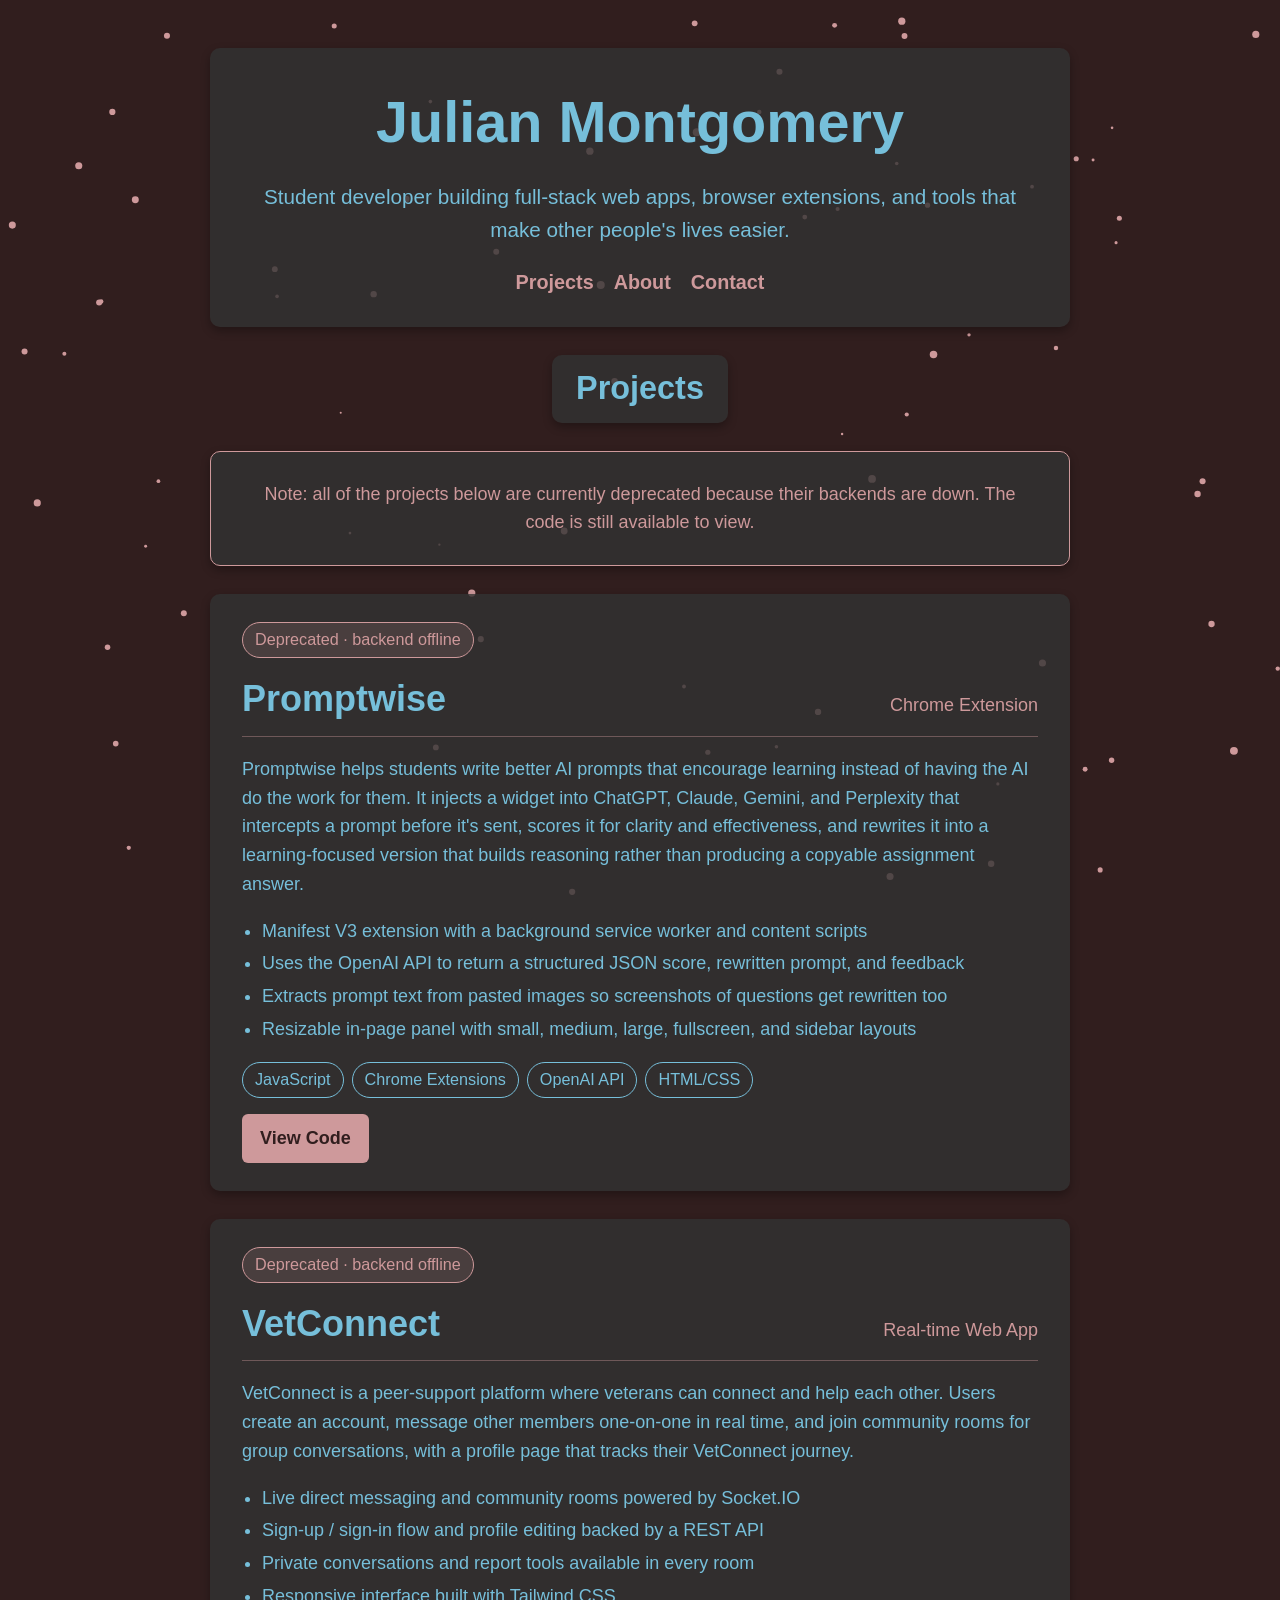
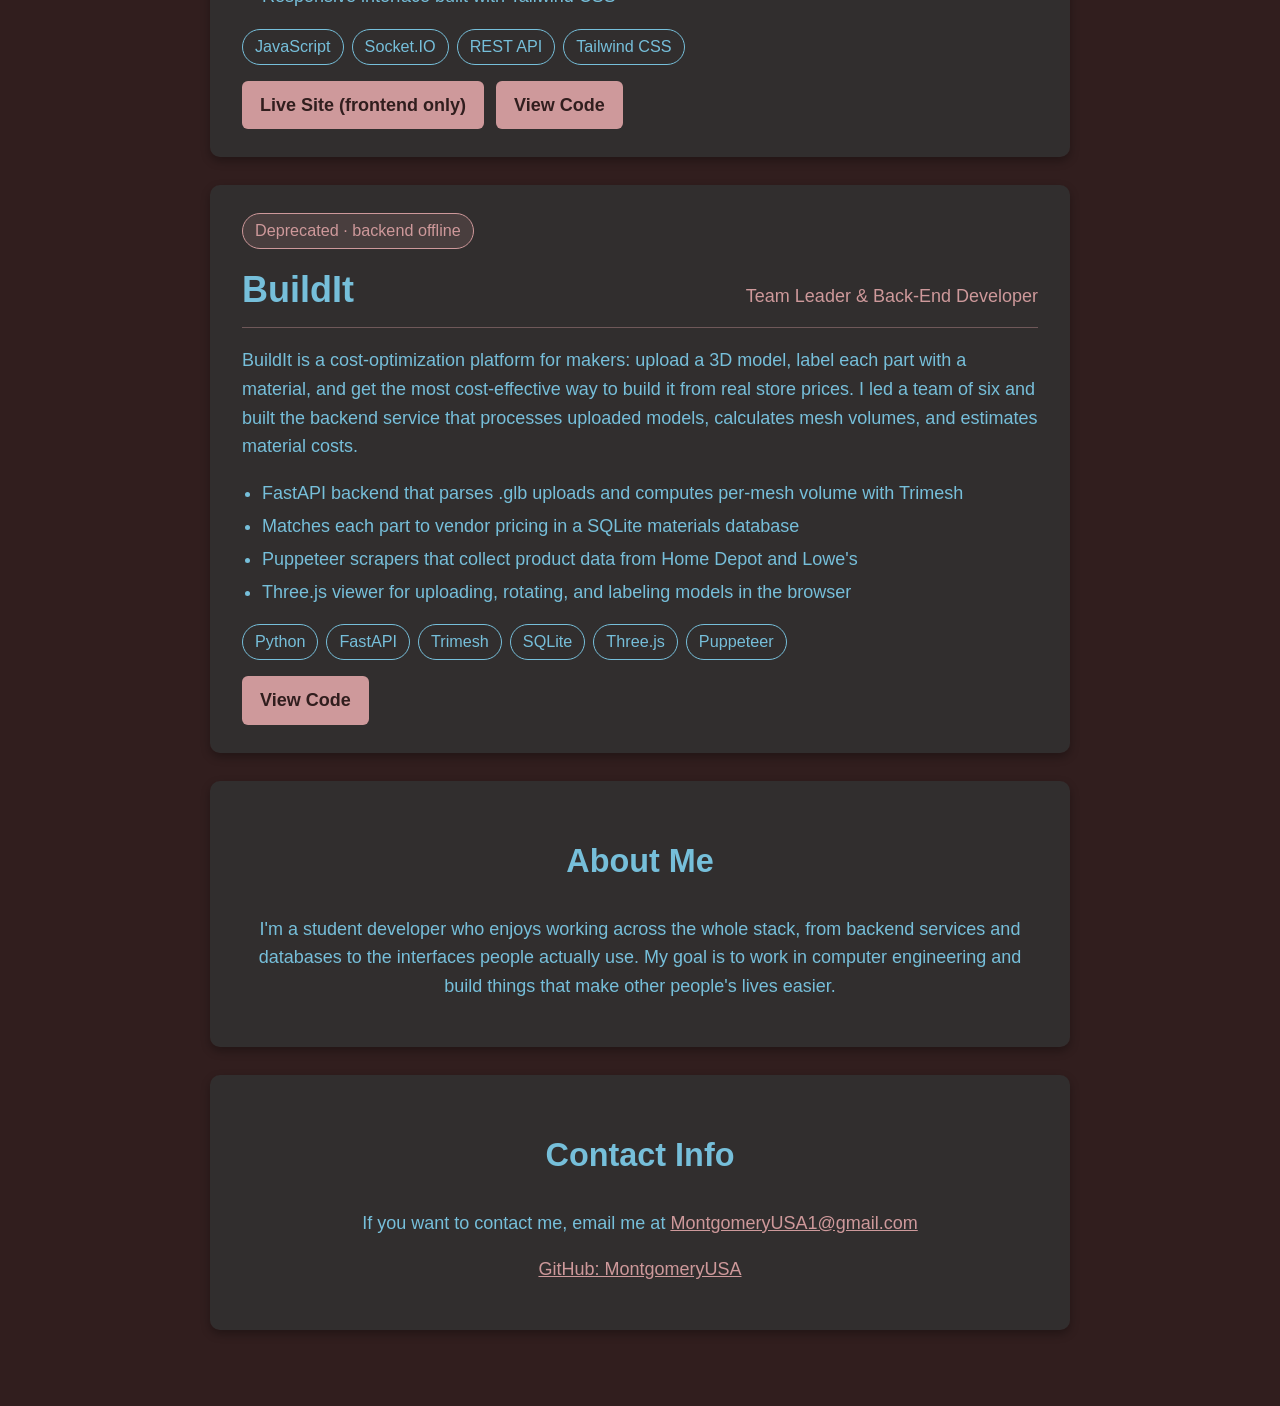
<file: index.html>
<!DOCTYPE html>
<html lang="en">
  <head>
    <meta charset="UTF-8">
    <meta name="viewport" content="width=device-width, initial-scale=1.0">
    <title>Julian Montgomery | Portfolio</title>
    <link rel="stylesheet" href="styles.css?v=2">
  </head>
  <body>
    <div id="background-effect"></div>

    <header class="content-box hero">
      <h1>Julian Montgomery</h1>
      <p class="tagline">Student developer building full-stack web apps, browser extensions, and tools that make other people's lives easier.</p>
      <nav>
        <a href="#projects">Projects</a>
        <a href="#about">About</a>
        <a href="#contact">Contact</a>
      </nav>
    </header>

    <main>
      <section id="projects">
        <h2 class="section-title">Projects</h2>
        <p class="content-box notice">Note: all of the projects below are currently deprecated because their backends are down. The code is still available to view.</p>

        <article class="content-box project">
          <span class="status">Deprecated &middot; backend offline</span>
          <div class="project-header">
            <h3>Promptwise</h3>
            <span class="role">Chrome Extension</span>
          </div>
          <p>
            Promptwise helps students write better AI prompts that encourage learning instead of
            having the AI do the work for them. It injects a widget into ChatGPT, Claude, Gemini,
            and Perplexity that intercepts a prompt before it's sent, scores it for clarity and
            effectiveness, and rewrites it into a learning-focused version that builds reasoning
            rather than producing a copyable assignment answer.
          </p>
          <ul class="highlights">
            <li>Manifest V3 extension with a background service worker and content scripts</li>
            <li>Uses the OpenAI API to return a structured JSON score, rewritten prompt, and feedback</li>
            <li>Extracts prompt text from pasted images so screenshots of questions get rewritten too</li>
            <li>Resizable in-page panel with small, medium, large, fullscreen, and sidebar layouts</li>
          </ul>
          <div class="tags">
            <span>JavaScript</span><span>Chrome Extensions</span><span>OpenAI API</span><span>HTML/CSS</span>
          </div>
          <div class="links">
            <a href="https://github.com/MontgomeryUSA/PW2" target="_blank" rel="noopener">View Code</a>
          </div>
        </article>

        <article class="content-box project">
          <span class="status">Deprecated &middot; backend offline</span>
          <div class="project-header">
            <h3>VetConnect</h3>
            <span class="role">Real-time Web App</span>
          </div>
          <p>
            VetConnect is a peer-support platform where veterans can connect and help each other.
            Users create an account, message other members one-on-one in real time, and join
            community rooms for group conversations, with a profile page that tracks their
            VetConnect journey.
          </p>
          <ul class="highlights">
            <li>Live direct messaging and community rooms powered by Socket.IO</li>
            <li>Sign-up / sign-in flow and profile editing backed by a REST API</li>
            <li>Private conversations and report tools available in every room</li>
            <li>Responsive interface built with Tailwind CSS</li>
          </ul>
          <div class="tags">
            <span>JavaScript</span><span>Socket.IO</span><span>REST API</span><span>Tailwind CSS</span>
          </div>
          <div class="links">
            <a href="https://vetconnect.monty.my" target="_blank" rel="noopener">Live Site (frontend only)</a>
            <a href="https://github.com/MontgomeryUSA/vetconnect" target="_blank" rel="noopener">View Code</a>
          </div>
        </article>

        <article class="content-box project">
          <span class="status">Deprecated &middot; backend offline</span>
          <div class="project-header">
            <h3>BuildIt</h3>
            <span class="role">Team Leader &amp; Back-End Developer</span>
          </div>
          <p>
            BuildIt is a cost-optimization platform for makers: upload a 3D model, label each part
            with a material, and get the most cost-effective way to build it from real store
            prices. I led a team of six and built the backend service that processes uploaded
            models, calculates mesh volumes, and estimates material costs.
          </p>
          <ul class="highlights">
            <li>FastAPI backend that parses .glb uploads and computes per-mesh volume with Trimesh</li>
            <li>Matches each part to vendor pricing in a SQLite materials database</li>
            <li>Puppeteer scrapers that collect product data from Home Depot and Lowe's</li>
            <li>Three.js viewer for uploading, rotating, and labeling models in the browser</li>
          </ul>
          <div class="tags">
            <span>Python</span><span>FastAPI</span><span>Trimesh</span><span>SQLite</span><span>Three.js</span><span>Puppeteer</span>
          </div>
          <div class="links">
            <a href="https://github.com/MontgomeryUSA/BuildIt" target="_blank" rel="noopener">View Code</a>
          </div>
        </article>
      </section>

      <section id="about" class="content-box">
        <h2>About Me</h2>
        <p>
          I'm a student developer who enjoys working across the whole stack, from backend
          services and databases to the interfaces people actually use. My goal is to work in
          computer engineering and build things that make other people's lives easier.
        </p>
      </section>

      <section id="contact" class="content-box contact">
        <h2>Contact Info</h2>
        <p>If you want to contact me, email me at <a href="mailto:MontgomeryUSA1@gmail.com">MontgomeryUSA1@gmail.com</a></p>
        <p><a href="https://github.com/MontgomeryUSA" target="_blank" rel="noopener">GitHub: MontgomeryUSA</a></p>
      </section>
    </main>

    <script src="script.js?v=2"></script>
  </body>
</html>
</file>
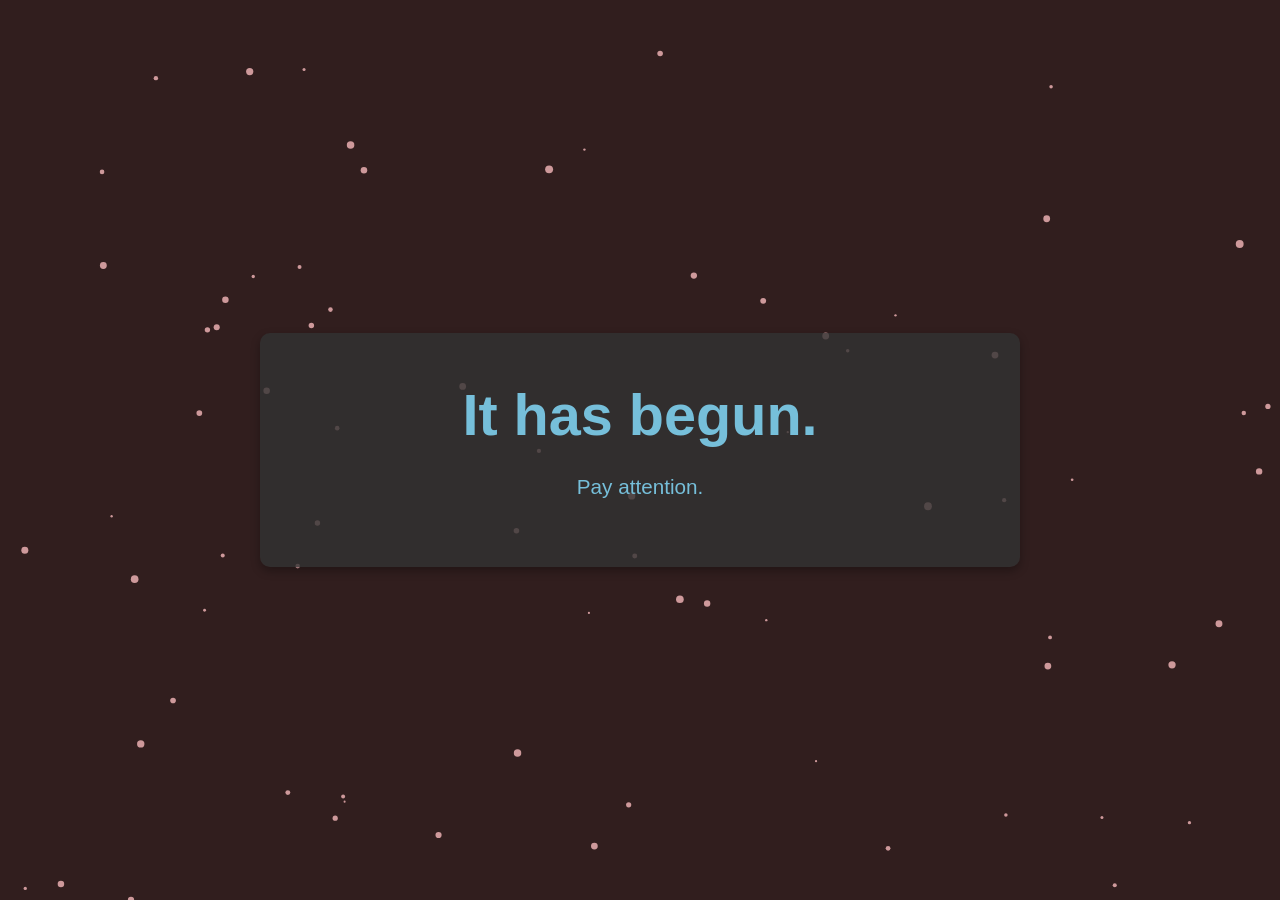
<file: soon/index.html>
<!DOCTYPE html>
<html lang="en">
  <head>
    <meta charset="UTF-8">
    <meta name="viewport" content="width=device-width, initial-scale=1.0">
    <title>Soon</title>
    <style>
      html { font-size: 18px; }
      * { box-sizing: border-box; }
      [hidden] { display: none !important; }
      body {
        margin: 0;
        padding: 48px 16px;
        background: #311E1E;
        color: #76bfda;
        font-family: Arial, Helvetica, sans-serif;
        font-size: 1rem;
        line-height: 1.6;
        min-height: 100vh;
        display: flex;
        align-items: center;
        justify-content: center;
      }
      canvas { position: fixed; top: 0; left: 0; width: 100%; height: 100%; z-index: -1; }
      .content-box {
        background: rgba(50,50,50,0.8);
        padding: 36px 32px;
        border-radius: 10px;
        text-align: center;
        box-shadow: 0px 4px 10px rgba(0,0,0,0.3);
        width: 100%;
        max-width: 760px;
        position: relative;
        z-index: 1;
      }
      h1 { font-size: clamp(2.2rem, 6vw, 3.2rem); margin: 0 0 8px; }
      .tagline { margin: 0 0 28px; font-size: 1.15rem; }
      .label {
        color: #CE999B;
        font-size: 0.85rem;
        letter-spacing: 0.16em;
        text-transform: uppercase;
        margin: 0 0 10px;
      }
      .count {
        display: grid;
        grid-template-columns: repeat(4, 1fr);
        gap: 10px;
        max-width: 560px;
        margin: 0 auto 20px;
      }
      .unit {
        border: 1px solid #CE999B;
        border-radius: 10px;
        background: rgba(206,153,155,0.08);
        padding: 14px 4px;
      }
      .num {
        display: block;
        font-size: clamp(2rem, 10vw, 3.4rem);
        line-height: 1.1;
        font-weight: bold;
        color: #CE999B;
        font-variant-numeric: tabular-nums;
      }
      .unit-label { display: block; font-size: 0.75rem; letter-spacing: 0.12em; text-transform: uppercase; }
      .when { margin: 0; font-size: 0.95rem; }
      @media (max-width: 600px) {
        html { font-size: 17px; }
        body { padding: 24px 16px; }
        .content-box { padding: 26px 16px; }
        .count { gap: 6px; }
      }
    </style>
  </head>
  <body>
    <main class="content-box">
      <section id="before">
        <h1>Something is shifting.</h1>
        <p class="tagline">Pay attention.</p>
        <p class="label">Begins in</p>
        <div class="count" role="timer" aria-live="off">
          <div class="unit"><span class="num" id="d">--</span><span class="unit-label">days</span></div>
          <div class="unit"><span class="num" id="h">--</span><span class="unit-label">hours</span></div>
          <div class="unit"><span class="num" id="m">--</span><span class="unit-label">minutes</span></div>
          <div class="unit"><span class="num" id="s">--</span><span class="unit-label">seconds</span></div>
        </div>
        <p class="when" id="when"></p>
      </section>
      <section id="after" hidden>
        <h1>It has begun.</h1>
        <p class="tagline">Pay attention.</p>
      </section>
    </main>

    <script>
      // Start: Saturday, October 31, 2026 at 12:00 PM Eastern (EDT, UTC-4)
      var START = new Date("2026-10-31T12:00:00-04:00");

      function pad(n) { return n < 10 ? "0" + n : "" + n; }
      function fmt(d, tz) {
        try {
          var o = { weekday: "long", month: "long", day: "numeric", hour: "numeric", minute: "2-digit", timeZoneName: "short" };
          if (tz) o.timeZone = tz;
          return new Intl.DateTimeFormat(undefined, o).format(d);
        } catch (e) { return d.toString(); }
      }
      var et = fmt(START, "America/New_York"), local = fmt(START);
      document.getElementById("when").textContent = et + (local !== et ? " (your time: " + local + ")" : "");

      var timer = null;
      function tick() {
        var ms = START - Date.now();
        if (ms <= 0) {
          document.getElementById("before").hidden = true;
          document.getElementById("after").hidden = false;
          if (timer) clearInterval(timer);
          return;
        }
        var s = Math.floor(ms / 1000);
        document.getElementById("d").textContent = pad(Math.floor(s / 86400));
        document.getElementById("h").textContent = pad(Math.floor(s % 86400 / 3600));
        document.getElementById("m").textContent = pad(Math.floor(s % 3600 / 60));
        document.getElementById("s").textContent = pad(s % 60);
      }
      timer = setInterval(tick, 250);
      tick();

      // Drifting particles, same as the main site
      var canvas = document.createElement("canvas");
      document.body.appendChild(canvas);
      var ctx = canvas.getContext("2d");
      function resize() { canvas.width = window.innerWidth; canvas.height = window.innerHeight; }
      resize();
      window.addEventListener("resize", resize);
      var particles = [];
      for (var i = 0; i < 75; i++) {
        particles.push({
          x: Math.random() * canvas.width, y: Math.random() * canvas.height,
          size: Math.random() * 3 + 1,
          vx: (Math.random() - 0.5) * 2, vy: (Math.random() - 0.5) * 2
        });
      }
      (function animate() {
        ctx.clearRect(0, 0, canvas.width, canvas.height);
        ctx.fillStyle = "#CE999B";
        particles.forEach(function (p) {
          ctx.beginPath(); ctx.arc(p.x, p.y, p.size, 0, Math.PI * 2); ctx.fill();
          p.x += p.vx; p.y += p.vy;
          if (p.x < 0 || p.x > canvas.width) p.vx *= -1;
          if (p.y < 0 || p.y > canvas.height) p.vy *= -1;
        });
        requestAnimationFrame(animate);
      })();
    </script>
  </body>
</html>
</file>
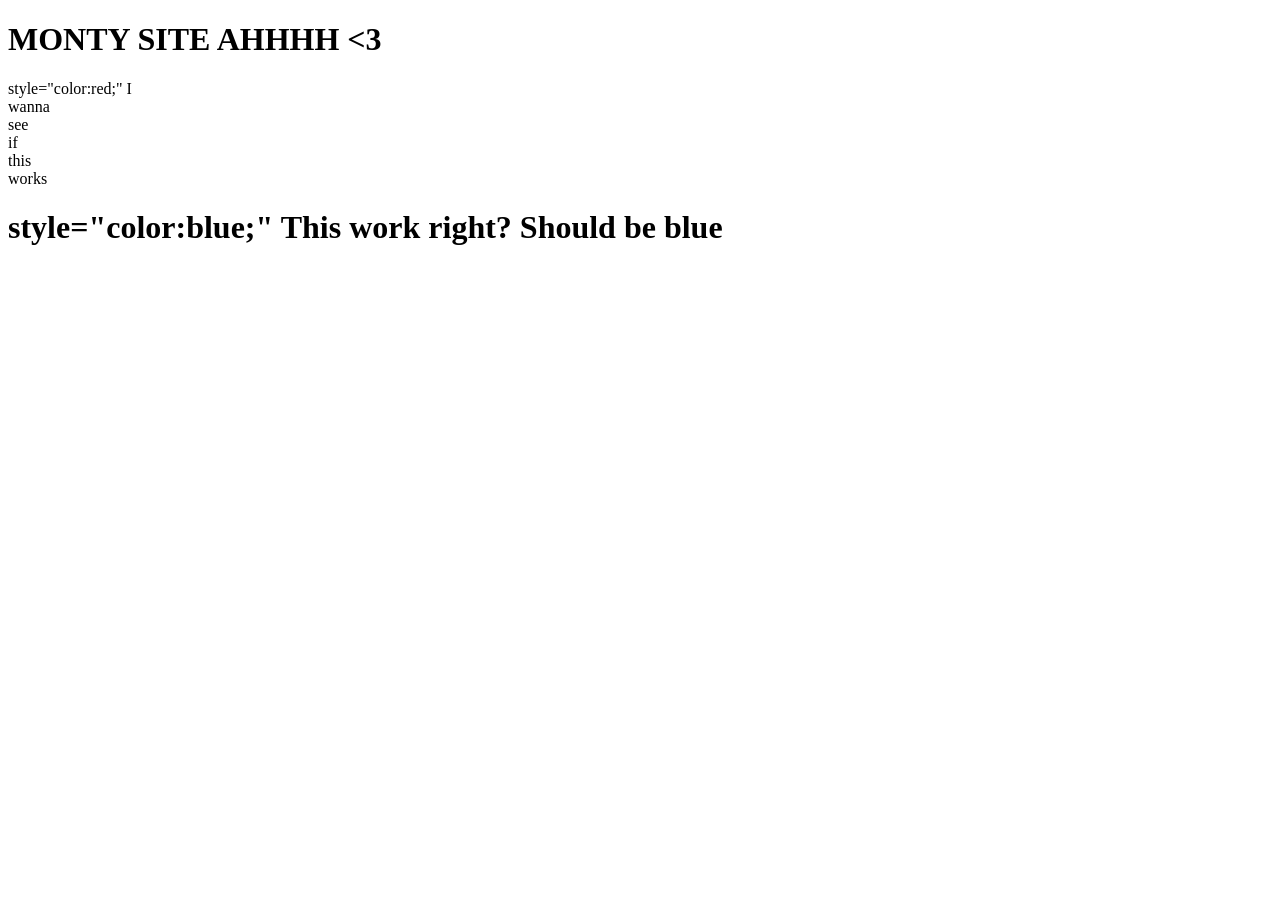
<file: Untitled.html>
<!DOCTYPE html>
<html lang="en-us">
  <head>
    <title> Monty site :)</title>
    <style type = "text/css" id ="opearUserStyle"></style>
  </head>
  <body>
    <h1> MONTY SITE AHHHH <3 </h1>
    <p> style="color:red;" I <br> wanna <br> see <br> if <br> this<br> works </p>
    <h1> style="color:blue;" This work right? Should be blue</h1>
    <img src="https://i.redd.it/wp4lyv8vwq771.jpg>
  </body>
</html>
</file>
<file: styles.css>
html {
    font-size: 18px;
    scroll-behavior: smooth;
}

body {
    margin: 0;
    padding: 48px 16px;
    background: #311E1E;
    color: #76bfda;
    font-family: Arial, Helvetica, sans-serif;
    font-size: 1rem;
    line-height: 1.6;
    min-height: 100vh;
    box-sizing: border-box;
}

canvas{
    position: fixed;
    top:0;
    left: 0;
    width: 100%;
    height: 100%;
    z-index: -1;
}

a {
    color: #CE999B;
}

a:hover {
    color: #76bfda;
}

main {
    width: 100%;
}

.content-box{
    background: rgba(50,50,50,0.8);
    padding: 28px 32px;
    border-radius: 10px;
    text-align: center;
    box-shadow: 0px 4px 10px rgba(0,0,0,0.3);
    width: 100%;
    max-width: 860px;
    position: relative;
    z-index: 1;
    margin: 0 auto 28px;
    box-sizing: border-box;
}

.hero h1 {
    font-size: clamp(2.2rem, 6vw, 3.2rem);
    margin: 0 0 12px;
}

.tagline {
    margin-top: 0;
    font-size: 1.15rem;
}

h2 {
    font-size: 1.8rem;
}

nav {
    display: flex;
    justify-content: center;
    gap: 20px;
    flex-wrap: wrap;
}

nav a {
    text-decoration: none;
    font-weight: bold;
    font-size: 1.1rem;
}

section {
    scroll-margin-top: 20px;
}

#projects {
    width: 100%;
}

.section-title {
    display: table;
    margin: 12px auto 28px;
    background: rgba(50,50,50,0.8);
    padding: 8px 24px;
    border-radius: 10px;
    box-shadow: 0px 4px 10px rgba(0,0,0,0.3);
}

.project {
    text-align: left;
    transition: transform 0.2s ease, box-shadow 0.2s ease;
}

.project:hover {
    transform: translateY(-4px);
    box-shadow: 0px 8px 20px rgba(0,0,0,0.4);
}

.project-header {
    display: flex;
    justify-content: space-between;
    align-items: baseline;
    flex-wrap: wrap;
    gap: 8px;
    border-bottom: 1px solid rgba(206,153,155,0.4);
    margin-bottom: 12px;
}

.project-header h3 {
    margin: 0 0 8px;
    font-size: 2rem;
}

.role {
    color: #CE999B;
    font-size: 1rem;
    margin-bottom: 8px;
}

.highlights {
    padding-left: 20px;
}

.highlights li {
    margin-bottom: 4px;
}

.tags {
    display: flex;
    flex-wrap: wrap;
    gap: 8px;
    margin: 16px 0;
}

.tags span {
    border: 1px solid #76bfda;
    border-radius: 999px;
    padding: 4px 12px;
    font-size: 0.9rem;
}

.links {
    display: flex;
    gap: 12px;
    flex-wrap: wrap;
}

.links a {
    text-decoration: none;
    background: #CE999B;
    color: #311E1E;
    padding: 10px 18px;
    border-radius: 6px;
    font-size: 1rem;
    font-weight: bold;
    transition: background 0.2s ease;
}

.links a:hover {
    background: #76bfda;
    color: #311E1E;
}

.notice {
    border: 1px solid #CE999B;
    color: #CE999B;
}

.status {
    display: inline-block;
    background: rgba(206,153,155,0.15);
    border: 1px solid #CE999B;
    color: #CE999B;
    border-radius: 999px;
    padding: 4px 12px;
    font-size: 0.9rem;
    margin-bottom: 12px;
}

@media (max-width: 600px) {
    html {
        font-size: 17px;
    }

    body {
        padding: 24px 16px;
    }

    .content-box {
        padding: 22px 18px;
    }

    .project-header h3 {
        font-size: 1.7rem;
    }
}
</file>
